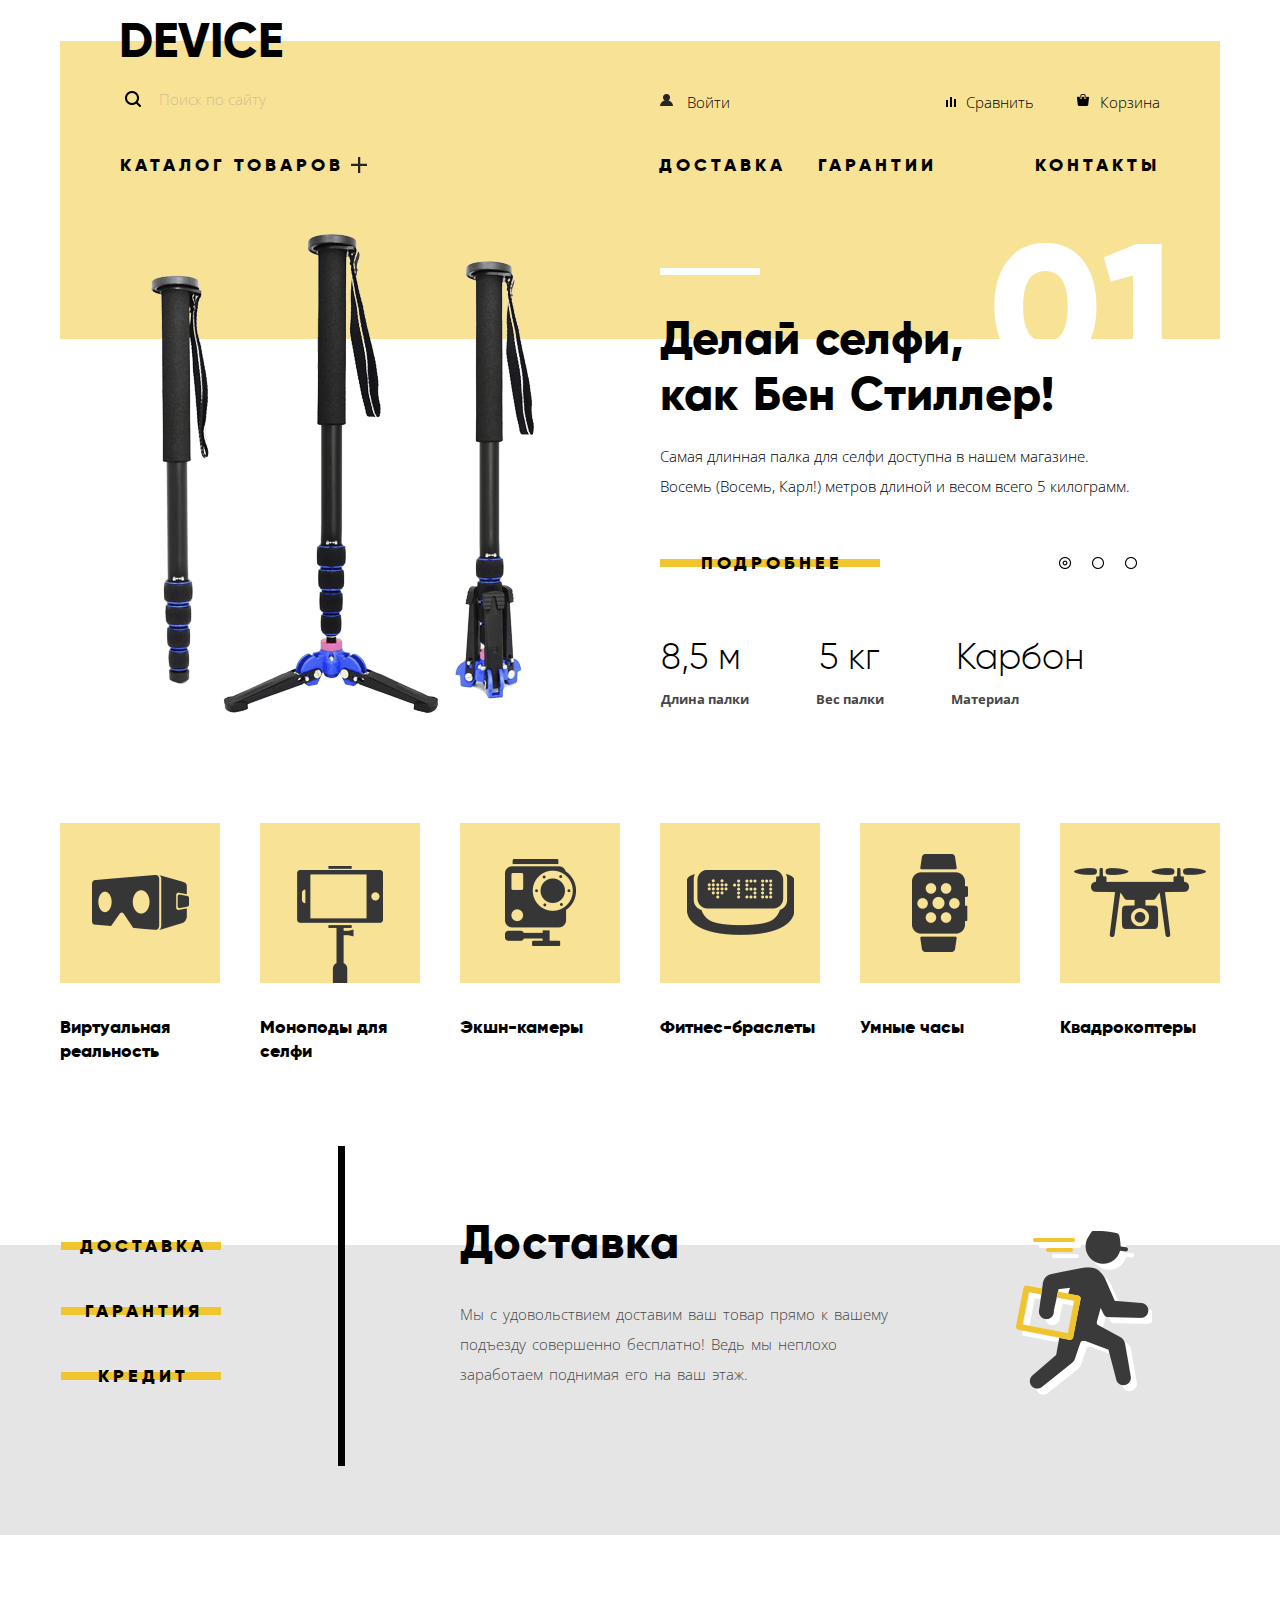
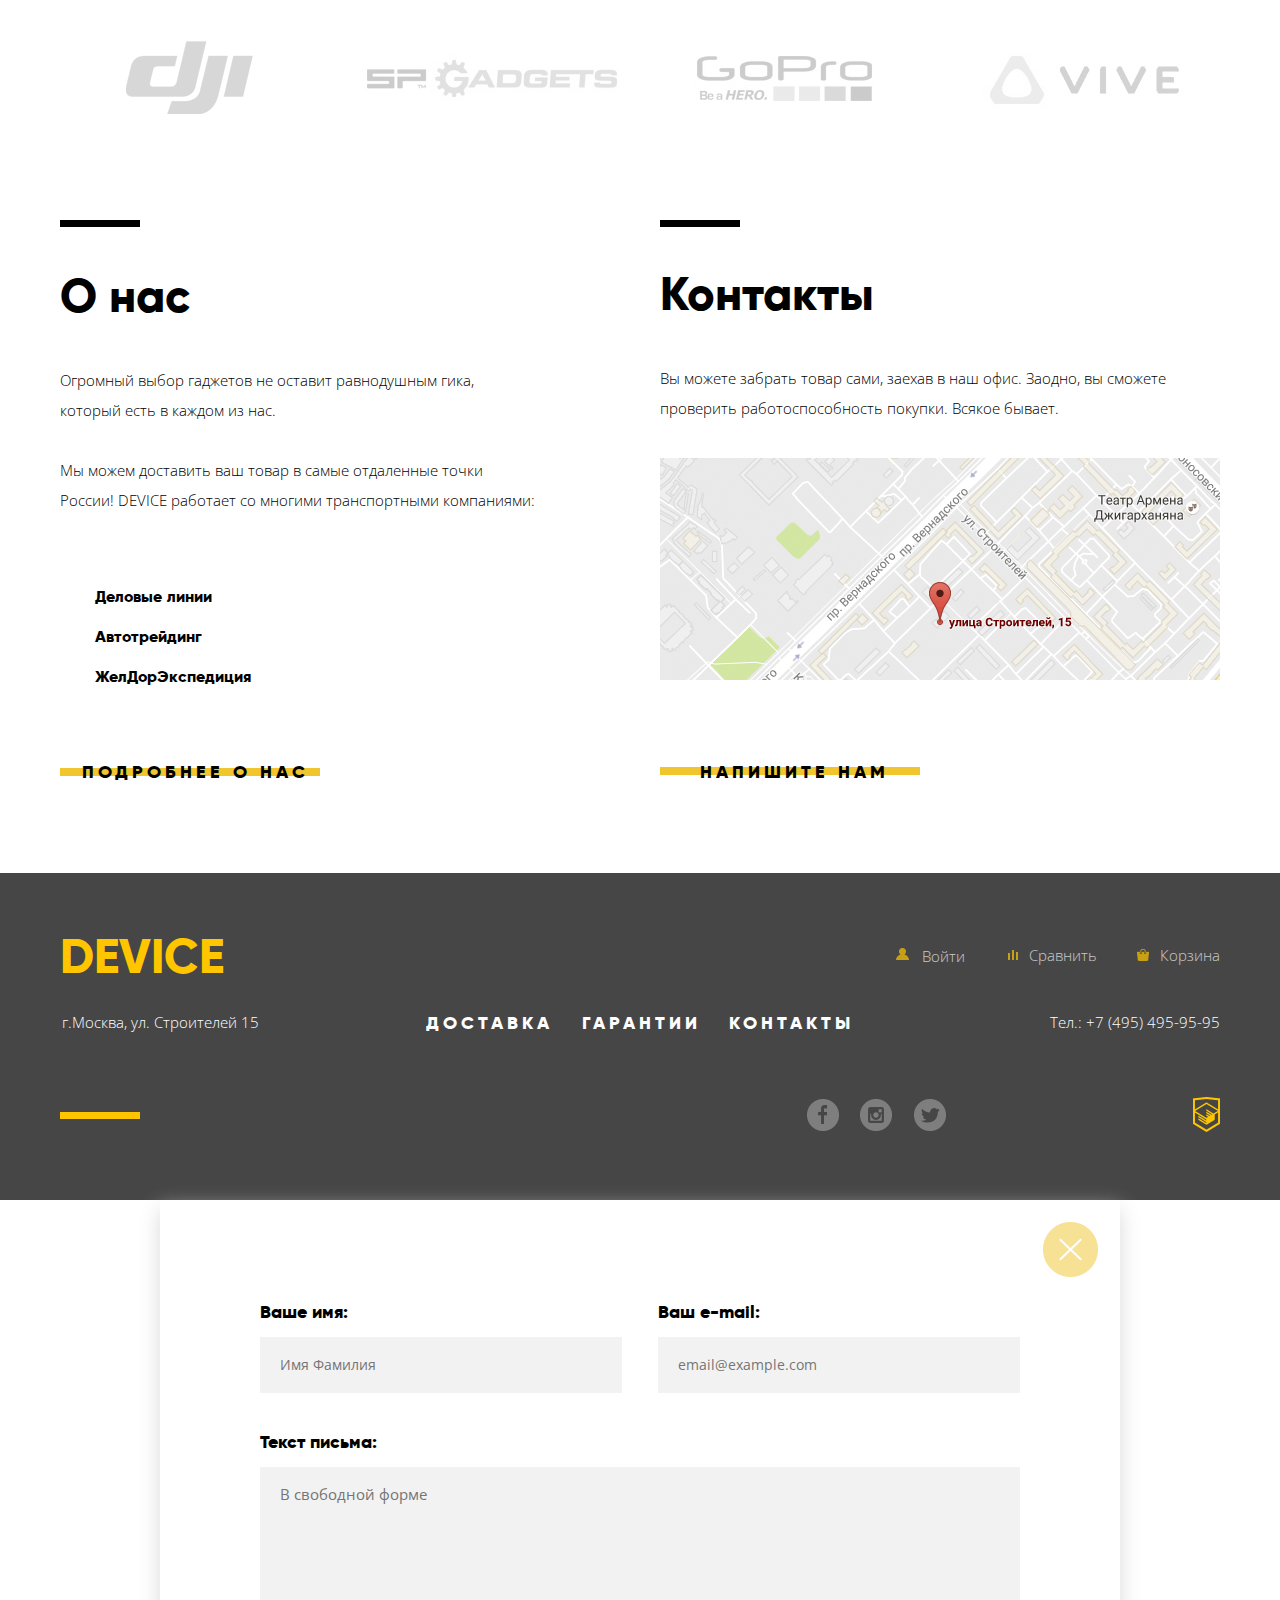
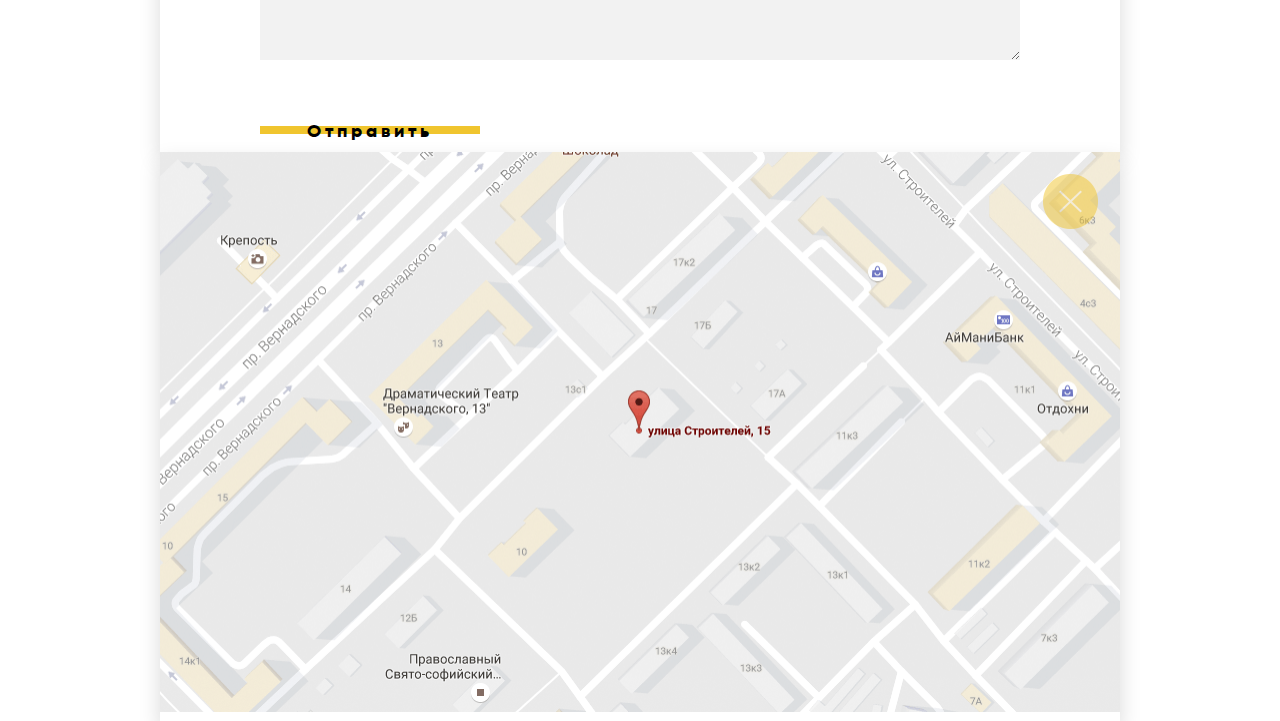
<file: index.html>
<!DOCTYPE html>
<html lang="ru">
  <head>
    <meta charset="utf-8">
    <title>HTML Academy: Девайс</title>
    <link href="https://fonts.googleapis.com/css?family=Open+Sans:300,400&amp;subset=cyrillic" rel="stylesheet"> 
    <link href="css/normalize.css" rel="stylesheet">
    <link href="css/style.css" rel="stylesheet">
  </head>
  <body>

    <header class="main-header positioner">
        <div class="wrapper positioner">
    	    <h1 class="visually-hidden">Device - магазин современных и технологичных гаджетов</h1>
    	    <nav class="main-nav" aria-label="Навигация по сайту">
                <a class="name-site font-gilroy uppercase">Device</a>
                <form class="form-search" action="https://echo.htmlacademy.ru" method="get">
                    <label class="visually-hidden" for="search">Поиск по сайту</label>
                    <input type="search" name="search" id="search" placeholder="Поиск по сайту" aria-label="Поиск по сайту">
                    <button class="button button-search" type="submit">Найти</button>
                </form>
                <ul class="primary-link default-list">
                    <li><a class="login" href="#">Войти</a></li>   
                    <li><a class="compare" href="#">Сравнить</a></li> 
                    <li><a class="basket-nav" href="#">Корзина</a></li>   
                </ul>
            	<div class="wrapper">	
                   <ul class="service-and-info font-gilroy-a default-list uppercase" aria-label="Услуги и информация">
            		    <li class="delivery-nav"><a href="#">Доставка</a></li>
                        <li class="guarantee-nav"><a href="#">Гарантии</a></li>
            		    <li class="contacts-nav"><a href="#">Контакты</a></li>
            		</ul>
                    <a class="catalog-title" href="#" aria-label=""><h2 class="font-gilroy-a uppercase">Каталог товаров</h2></a>
                    <ul class="catalog-list default-list" aria-label="Каталог товаров">
                        <li>
                            <ul class="column-1 default-list">
                                <li class="catalog-item"><a href="#">Виртуальная реальность</a></li>
                                <li class="catalog-item"><a href="catalog.html">Моноподы для селфи</a></li>
                                <li class="catalog-item"><a href="#">Экшн-камеры</a></li>
                            </ul>
                        </li>
                        <li>    
                            <ul class="column-2 default-list">
                                <li class="catalog-item"><a href="#">Фитнес-браслеты</a></li>
                                <li class="catalog-item"><a href="#">Умные часы</a></li>
                            </ul>
                        </li>
                        <li>
                            <ul class="column-3 default-list">
                                <li class="catalog-item"><a href="#">Квадрокоптеры</a></li>
                            </ul>
                        </li>
                    </ul>                       
                </div>
            </nav>	
        </div>
    </header>

    <main>
    	<section class="products">
            <h2 class="visually-hidden">Оригинальные товары</h2>
    	   <div class="slide slide-1">
                <h3 class="visually-hidden">Уникальный монопод для селфи</h3>
    			<img src="img/monopod.png" width="384" height="486" alt="Монопод">
                <div class="right-column">
        			<p class="tagline font-gilroy">Делай селфи, как Бен Стиллер!</p>
    	    		<p class="description">Самая длинная палка для селфи доступна в нашем магазине. Восемь (Восемь, Карл!) метров длиной и весом всего 5 килограмм.</p>
                    <div class="more-info-slider">
        	    		<a href="#" class="more-info font-gilroy-a uppercase stylized-a">Подробнее</a>
                        <div class="button-slide">
                            <div class="empty-slide active-slide"></div>
                            <div class="empty-slide"></div>
                            <div class="empty-slide"></div>
                        </div>
                    </div>
    	    		<table>
    	    			<tr class="options-value">
    	    				<td>8,5 м</td>
    	    				<td>5 кг</td>
    	    				<td>Карбон</td>
    	    			</tr>
    	    			<tr class="options">
    	    				<th>Длина палки</th>
    	    				<th>Вес палки</th>
    	    				<th>Материал</th>
    	    			</tr>
    	    		</table>
                </div>
    		</div>
    		<div class="slide slide-2 visually-hidden">
                <h3 class="visually-hidden">Мотивирующий фитнес-браслет</h3>
    			<img src="img/main/fitness.png" width="345" height="485" alt="Фитнес-браслет">
                <div class="right-column">        		
                	<p class="tagline font-gilroy">Худеем правильно!</p>
                    <p class="description">
    	    			Мотивирующие фитнес-браслеты помогут найти в себе силы не пропускать занятия и соблюдать диету.
    	    		</p>
                    <div class="more-info-slider">
                        <a href="#" class="more-info font-gilroy-a uppercase stylized-a">Подробнее</a>
                        <div class="button-slide">
                            <div class="empty-slide"></div>
                            <div class="empty-slide active-slide"></div>
                            <div class="empty-slide"></div>
                        </div>
                    </div>
    	    		<table>
    	    			<tr class="options-value">
    	    				<td>48 часов</td>
    	    				<td></td>
    	    				<td></td>
    	    			</tr>
    	    			<tr class="options">
    	    				<th>Без подзарядки</th>
    	    				<th></th>
    	    				<th></th>
    	    			</tr>
    	    		</table>
                </div>
    		</div>
    		<div class="slide slide-3 visually-hidden">
    			<h3 class="visually-hidden">Квадрокоптер: вооружен и летуч!</h3>
                <img src="img/main/copter.png" width="526" height="334" alt="Квадрокоптер">
                <div class="right-column">
        			<p class="tagline font-gilroy">Порхает как бабочка, жалит как пчела!</p>
                    <p class="description">
    	    			Этот обычный, на первый взгляд, квадрокоптер оснащен мощным лазером, замаскированным под обычную камеру.
    	    		</p>
                    <div class="more-info-slider">
                        <a href="#" class="more-info font-gilroy-a uppercase stylized-a">Подробнее</a>
                        <div class="button-slide">
                            <div class="empty-slide"></div>
                            <div class="empty-slide"></div>
                            <div class="empty-slide active-slide"></div>
                        </div>
                    </div>
    	    		<table>
    	    			<tr class="options-value">
    	    				<td>800 м</td>
    	    				<td>50 м</td>
    	    				<td></td>
    	    			</tr>
    	    			<tr class="options">
    	    				<th>Дальность полета</th>
    	    				<th>Радиус полета</th>
    	    				<th></th>
    	    			</tr>
    	    		</table>
                </div>
    		</div>
    	</section>
    	<section class="popular font-gilroy">
    		<h2 class="visually-hidden">Популярные товары</h2>
    		<ul class="popular-list default-list positioner">
    			<li>
    				<a href="#"><div class="img-back"><img src="img/main/popular-virtual.png" width="97" height="55" alt="Виртуальная реальность"></div>
    				Виртуальная реальность</a>
    			</li>
    			<li>
    				<a href="catalog.html"><div class="img-back img-back-2"><img src="img/main/popular-monopods.png" width="86" height="117" alt="Моноподы для селфи"></div>
    				Моноподы для селфи</a>
    			</li>
    			<li>
    				<a href="#"><div class="img-back"><img src="img/main/popular-cameras.png" width="71" height="87" alt="Экшн-камеры"></div>
    				Экшн-камеры</a>
    			</li>
    			<li>
    				<a href="#"><div class="img-back"><img src="img/main/popular-fitness.png" width="107" height="65" alt="Фитнес-браслеты"></div>
    				Фитнес-браслеты</a>
    			</li>
    			<li>
    				<a href="#"><div class="img-back"><img src="img/main/popular-clocks.png" width="56" height="98" alt="Умные часы"></div>
    				Умные часы</a>
    			</li>
    			<li>
    				<a href="#"><div class="img-back"><img src="img/main/popular-copters.png" width="132" height="69" alt="Квадрокоптеры"></div>
    				Квадрокоптеры</a>
    			</li>
    		</ul>
    	</section>
    	<section class="service">
            <div class="wrapper positioner">
        		<ul class="service-list font-gilroy-a default-list uppercase" aria-label="Услуги">
        			<li class="stylized-a" ><a href="#">Доставка</a></li>
        			<li class="stylized-a"><a href="#">Гарантия</a></li>
        			<li class="stylized-a"><a href="#">Кредит</a></li>
        		</ul>
                <div class="right-column">
            		<div class="delivery font-gilroy">
            			<h2>Доставка</h2>
            			<p>
            				Мы с удовольствием доставим ваш товар прямо к вашему подъезду совершенно бесплатно! Ведь мы неплохо заработаем поднимая его на ваш этаж.
            			</p>
            		</div>
            		<div class="warranty font-gilroy visually-hidden">
            			<h2>Гарантия</h2>
            			<p>
            				Если из-за возгорания купленного у нас товара у вас сгорит дом - не переживайте, мы выдадим вам новый. Товар, не дом, конечно же.
            			</p>
            		</div>
            		<div class="credit font-gilroy visually-hidden">
            			<h2>Кредит</h2>
            			<p>
            				Залезть в долговую яму стало проще! Кредитные консультанты подберут для вас наиболее выгодные условия кредита. Выгодые для нашего банка, разумеется.
            			</p>
            		</div>
                </div>
            </div>
    	</section>
    	<section class="brands-logo">
            <h2 class="visually-hidden">Бренды</h2>
    		<ul class="brands-list default-list positioner">
    			<li>
                    <a href="https://htmlacademy.ru/intensive/htmlcss"><img class="color-img" src="img/main/dji.png" width="260" height="100" alt="dji"></a>
                    <a href="https://htmlacademy.ru/intensive/htmlcss"><img class="black-white-img" src="img/main/dji-bw.png" width="260" height="100" alt="dji"></a>
                </li>
    			<li>
                    <a href="https://htmlacademy.ru/intensive/htmlcss"><img class="color-img" src="img/main/spgadgets.png" width="260" height="100" alt="SPGadets"></a>
                    <a href="https://htmlacademy.ru/intensive/htmlcss"><img class="black-white-img" src="img/main/spgadgets-bw.png" width="260" height="100" alt="SPGadets"></a>
                </li>
                <li>
                    <a href="https://htmlacademy.ru/intensive/htmlcss"><img class="color-img" src="img/main/gopro.png" width="260" height="100" alt="GoPro"></a>
                    <a href="https://htmlacademy.ru/intensive/htmlcss"><img class="black-white-img" src="img/main/gopro-bw.png" width="260" height="100" alt="GoPro"></a>
                </li>    

    			<li>
                    <a href="https://htmlacademy.ru/intensive/htmlcss"><img class="color-img" src="img/main/vive.png" width="260" height="100" alt="Vive"></a>
                    <a href="https://htmlacademy.ru/intensive/htmlcss"><img class="black-white-img" src="img/main/vive-bw.png" width="260" height="100" alt="Vive"></a>
                </li>
    		</ul>
    	</section>
        <div class="info-contacts positioner">
        	<section class="info">
        		<h2 class="font-gilroy">О нас</h2>
        		<p>
        			Огромный выбор гаджетов не оставит равнодушным гика, который есть в каждом из нас.
        		</p>
        		<p>
                    Мы можем доставить ваш товар в самые отдаленные точки России! DEVICE работает со многими транспортными компаниями:
        		</p>
        		<ul class="delivery-company font-gilroy default-list" aria-label="Компании, доставляющие товар">
        			<li>Деловые линии</li>
        			<li>Автотрейдинг</li>
        			<li>ЖелДорЭкспедиция</li>
        		</ul>
    	    	<a href="#" class="font-gilroy-a uppercase stylized-a">Подробнее о нас</a>
        	</section>
        	<section class="contacts">
        		<h2 class="font-gilroy">Контакты</h2>
        		<p>
        			Вы можете забрать товар сами, заехав в наш офис. Заодно, вы сможете проверить работоспособность покупки. Всякое бывает.
        		</p>
        		<a href="https://yandex.ru/maps/213/moscow/?ll=37.529654%2C55.686980&z=16&mode=search&text=%D1%83%D0%BB%D0%B8%D1%86%D0%B0%20%D0%A1%D1%82%D1%80%D0%BE%D0%B8%D1%82%D0%B5%D0%BB%D0%B5%D0%B9%2C%2015&sll=37.531532%2C55.687016&sspn=0.019655%2C0.006194"><img src="img/main/map.png" width="560" height="222" alt="Адрес офиса - г.Москва, ул. Строителей 15"></a>
                <a href="#"><button class="button font-gilroy-a uppercase stylized-a" type="button" name="write-us">Напишите нам</button></a>
        	</section>
        </div>
    </main>

    <footer>
        <nav class="footer-nav" aria-label="Услуги и информация">
            <div class="row">   
                <a class="name-site font-gilroy uppercase">Device</a>
                <ul class="primary-link-footer default-list">
                    <li><a class="login" href="#">Войти</a></li>
                    <li><a class="compare" href="#">Сравнить</a></li>   
                    <li><a class="basket-nav" href="#">Корзина</a></li>   
                </ul>
            </div>
            <div class="row">   
                <address>г.Москва, ул. Строителей 15</address>
                <ul class="service-and-info font-gilroy-a default-list uppercase">
                    <li><a href="#">Доставка</a></li>
                    <li><a href="#">Гарантии</a></li>
                    <li><a href="#">Контакты</a></li>
                </ul>
               <span class="cellphone">Тел.: <a href="tel:84954959595" >+7 (495) 495-95-95</a></span>
            </div>
            <div class="row">
                <div class="spacer"> </div>
                <ul class="social-list default-list" aria-label="Наши страницы в социальных сетях.">
                    <li><a href="#"><img src="img/main/facebook.png" width="32" height="32" alt="Facebook"></a></li>
                    <li><a href="#"><img src="img/main/instagram.png" width="32" height="32" alt="Instagram"></a></li>
                    <li><a href="#"><img src="img/main/twitter.png" width="32" height="32" alt="Twitter"></a></li>
                </ul>
                <a class="producer" href="https://htmlacademy.ru/intensive/htmlcss"></a>
            </div>
        </nav>
    </footer>

    <section class="modal modal-write-us">
        <h2 class="visually-hidden">Напишите нам</h2>
        <div class="wrapper positioner">
            <form class="form-write-us positioner" action="https://echo.htmlacademy.ru" method="post">
                <div class="column">    
                    <label class="font-gilroy" for="name">
                        Ваше имя:
                    </label>
                    <input type="text" name="name" id="name" placeholder="Имя Фамилия" maxlength="50" required pattern="[A-Za-zА-Яа-яЁё]{2,} [A-Za-zА-Яа-яЁё]{2,}">
                </div>
                <div class="column">
                    <label class="font-gilroy" for="e-mail">
                        Ваш e-mail:
                    </label>
                    <input type="text" name="e-mail" id="e-mail" placeholder="email@example.com" maxlength="35" pattern="[A-Za-z0-9]{1,}@[A-Za-z]{1,}.[A-Za-z]{1,}" required>
                </div>    
                <label class="font-gilroy" for="letter">
                        Текст письма:
                    </label>
                    <textarea class="button" name="letter" id="letter" placeholder="В свободной форме" rows="10" required></textarea>
                
                <button class="font-gilroy-a button stylized-a" type="submit" aria-label="Отправить письмо">Отправить</button>     
            </form>
            <button class="button" type="button" name="close" aria-label="Закрыть окно"></button>
        </div>
    </section>

    <section class="modal modal-map">
        <h2 class="visually-hidden">Местоположение магазина</h2>
        <div class="wrapper positioner">
            <a href="https://yandex.ru/maps/213/moscow/?ll=37.529654%2C55.686980&z=16&mode=search&text=%D1%83%D0%BB%D0%B8%D1%86%D0%B0%20%D0%A1%D1%82%D1%80%D0%BE%D0%B8%D1%82%D0%B5%D0%BB%D0%B5%D0%B9%2C%2015&sll=37.531532%2C55.687016&sspn=0.019655%2C0.006194"><img src="img/main/map-big.png" width="960" height="560" alt="Местоположение магазина - г.Москва, ул. Строителей 15"></a>
            <button class="button" type="button" name="close" aria-label="Закрыть окно"></button>
        </div>
    </section>

  </body>
</html>
</file>
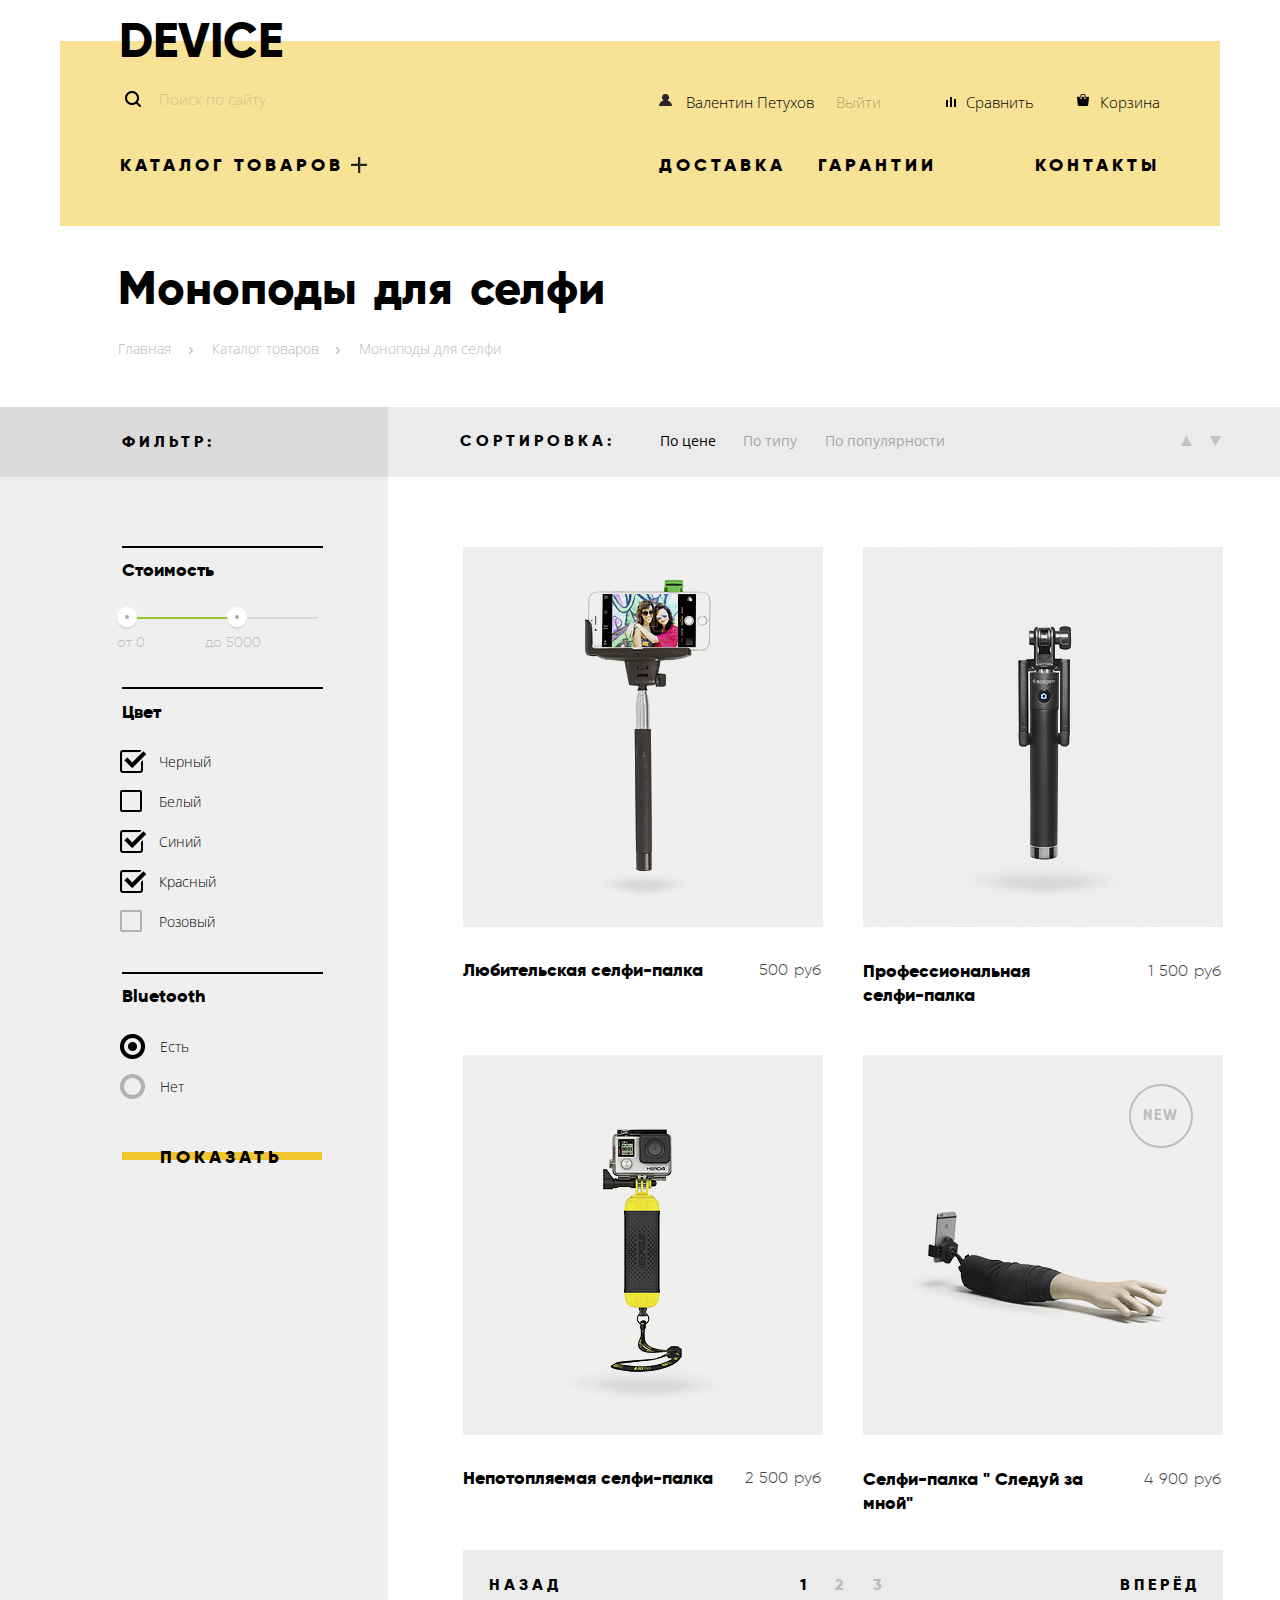
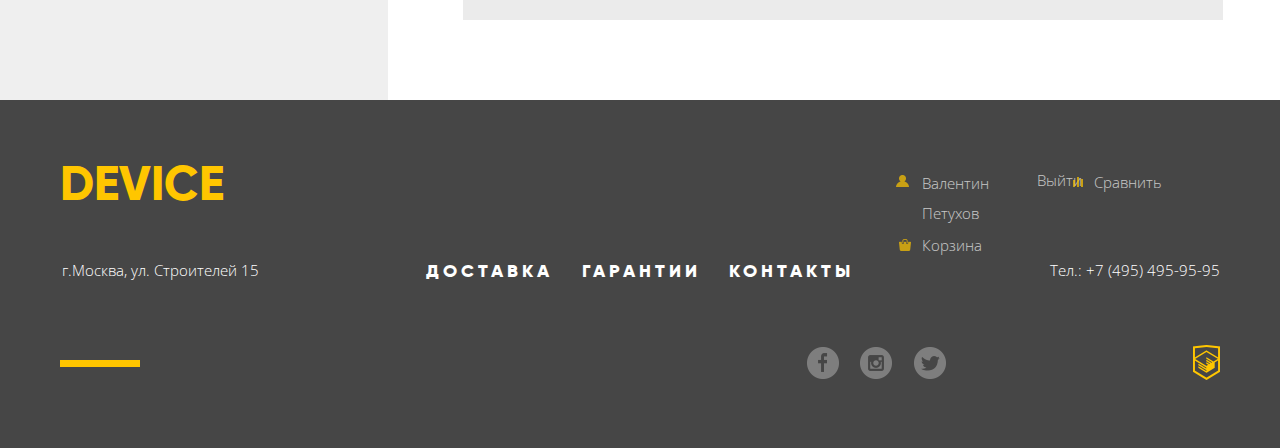
<file: catalog.html>
<!DOCTYPE html>
<html lang="ru">
  <head>
    <meta charset="utf-8">
    <title>HTML Academy: Девайс</title>
    <link href="https://fonts.googleapis.com/css?family=Open+Sans:300,400&amp;subset=cyrillic" rel="stylesheet"> 
    <link href="css/normalize.css" rel="stylesheet">
    <link href="css/style.css" rel="stylesheet">
  </head>
  <body>

    <header class="main-header header-catalog">
        <div class="wrapper positioner">
            <nav class="main-nav" aria-label="Навигация по сайту">
                <a href="index.html" class="name-site font-gilroy uppercase">Device</a>
                <form class="form-search" action="https://echo.htmlacademy.ru" method="get">
                    <label class="visually-hidden" for="search">Поиск по сайту</label>
                    <input type="search" name="search" id="search" placeholder="Поиск по сайту" aria-label="Поиск по сайту">
                    <button class="button button-search visually-hidden" type="submit">Найти</button>
                </form>
                <ul class="primary-link default-list">
                    <li><a class="login" href="#">Валентин Петухов</a></li>
                    <li><a class="login-exit" href="#">Выйти</a></li>
                    <li><a class="compare" href="#">Сравнить</a></li> 
                    <li><a class="basket-nav" href="#">Корзина</a></li>   
                </ul>
                <div class="wrapper">   
                   <ul class="service-and-info font-gilroy-a default-list uppercase" aria-label="Услуги и информация">
                        <li class="delivery-nav"><a href="#">Доставка</a></li>
                        <li class="guarantee-nav"><a href="#">Гарантии</a></li>
                        <li class="contacts-nav"><a href="#">Контакты</a></li>
                    </ul>
                    <a class="catalog-title" href="#" aria-label=""><h2 class="font-gilroy-a uppercase">Каталог товаров</h2></a>
                    <ul class="catalog-list default-list" aria-label="Каталог товаров">
                        <li>
                            <ul class="column-1 default-list">
                                <li class="catalog-item"><a href="#">Виртуальная реальность</a></li>
                                <li class="catalog-item"><a>Моноподы для селфи</a></li>
                                <li class="catalog-item"><a href="#">Экшн-камеры</a></li>
                            </ul>
                        </li>
                        <li>    
                            <ul class="column-2 default-list">
                                <li class="catalog-item"><a href="#">Фитнес-браслеты</a></li>
                                <li class="catalog-item"><a href="#">Умные часы</a></li>
                            </ul>
                        </li>
                        <li>
                            <ul class="column-3 default-list">
                                <li class="catalog-item"><a href="#">Квадрокоптеры</a></li>
                            </ul>
                        </li>
                    </ul>                     
                </div>
            </nav>             
        </div>
    </header>

    <main class="catalog-main">
        <nav class="catalog-nav">
            <div class="wrapper-nav">
                <h1 class="font-gilroy-h1">Моноподы для селфи</h1>
                <ul class="catalog-nav-list default-list pos" aria-label="Путь к текущему каталогу">
                    <li><a href="index.html">Главная</a></li>
                    <li><a href="#">Каталог товаров</a></li>      
                    <li><a>Моноподы для селфи</a></li>   
                </ul>
            </div>
        </nav>
            <div class="wrapper-1">
                <div class="wrapper-2">
                    <h2 class="filter-title uppercase font-gilroy-a">Фильтр:</h2>
                    <section class="sort">
                        <h3 class="uppercase font-gilroy-a">Сортировка:</h3>
                        <ul class="sort-order default-list">
                            <li class="active"><a href="#">По цене</a></li>
                            <li><a href="#">По типу</a></li>
                            <li><a href="#">По популярности</a></li>
                        </ul>
                        <ul class="sort-nav default-list">
                            <li class="page-up"><a href="#"></a></li>
                            <li class="page-down active"><a href="#"></a></li>
                        </ul>
                    </section>
                </div>
            </div>
            <div class="wrapper-up-main">
                <div class="wrapper-main">
                    <section class="filter">              
                        <form class="form-filter" action="https://echo.htmlacademy.ru" method="post">
                            <div class="wrapper">
                                <div class="cost">
                                    <h3 class="font-gilroy">Стоимость</h3>
                                    <div class="range-cost">
                                        <div class="slider slider-1">
                                            <svg width="20px" height="23px" viewBox="0 0 20 23" enable-background="new 0 0 20 23">
                                                <path opacity="0.3" fill="#ABABAB" d="M10,20C4.477,20,0,15.522,0,10v2c0,5.522,4.477,10,10,10c5.522,0,10-4.478,10-10v-2C20,15.522,15.522,20,10,20z"/>
                                                <circle fill="#FFFFFF" cx="10" cy="10" r="10"/>
                                                <circle fill="#ABABAB" cx="10" cy="10" r="2"/>
                                            </svg>
                                            <span>от 0</span>
                                        </div>
                                        <div class="slider slider-2">
                                            <svg width="20px" height="23px" viewBox="0 0 20 23" enable-background="new 0 0 20 23">
                                                <path opacity="0.3" fill="#ABABAB" d="M10,20C4.477,20,0,15.522,0,10v2c0,5.522,4.477,10,10,10c5.522,0,10-4.478,10-10v-2C20,15.522,15.522,20,10,20z"/>
                                                <circle fill="#FFFFFF" cx="10" cy="10" r="10"/>
                                                <circle fill="#ABABAB" cx="10" cy="10" r="2"/>
                                            </svg>
                                            <span>до 5000</span>
                                        </div>
                                    </div>
                                </div>
                                <div class="color">
                                    <h3 class="font-gilroy">Цвет</h3>
                                    <ul class="color-list default-list" aria-label="Доступные цвета">
                                        <li>
                                            <input class="visually-hidden" type="checkbox" id="black" name="color-black" checked>
                                            <label for="black">Черный</label>
                                        </li>
                                        <li>
                                            <input class="visually-hidden" type="checkbox" id="white" name="color-white">
                                            <label for="white">Белый</label>
                                        </li>
                                        <li>
                                            <input class="visually-hidden" type="checkbox" id="blue" name="color-blue" checked>
                                            <label for="blue">Синий</label>
                                        </li>
                                        <li>
                                            <input class="visually-hidden" type="checkbox" id="red" name="color-red" checked>
                                            <label for="red">Красный</label>
                                        </li>
                                        <li>
                                            <input class="visually-hidden" type="checkbox" id="pink" name="color-pink" disabled>
                                            <label for="pink">Розовый</label>
                                        </li>
                                    </ul>
                                </div>
                                <div class="bluetooth">
                                    <h3 class="font-gilroy">Bluetooth</h3>
                                    <ul class="bluetooth-list default-list" aria-label="Опция Bluetooth">
                                        <li>
                                            <input class="visually-hidden" type="radio" name="Bluetooth" checked id="on-bluetooth">
                                            <label for="on-bluetooth">Есть</label>
                                        </li>
                                        <li>
                                            <input class="visually-hidden" type="radio" name="Bluetooth" id="off-bluetooth" disabled>
                                            <label for="off-bluetooth">Нет</label>
                                        </li>
                                    </ul>
                                </div>
                                <button class="button font-gilroy-a stylized-a uppercase" type="submit">Показать</button>
                            </div>
                        </form>
                    </section>
                    <div class="second-column">
                        <section class="item">
                            <div class="item-1">
                                <div class="card-item" aria-label="Карточка товара Любительская селфи-палка">
                                    <img src="img/catalog/item-1.png" width="360" height="380" alt="Любительская селфи-палка">
                                    <ul class="action default-list" aria-label="Действия с товаром">
                                        <li><a class="to-basket font-gilroy-a uppercase stylized-a" href="#">В корзину</a></li>
                                        <li><a class="add" href="#">Добавить к сравнению</a></li>
                                    </ul>
                                </div>
                                <a class="font-gilroy" href="#"><h3>Любительская селфи-палка</h3></a>
                                <span class="price">500 руб</span>
                            </div>
                            <div class="item-2">
                                <div class="card-item" aria-label="Карточка товара Профессиональная селфи-палка">
                                    <img src="img/catalog/item-2.png" width="360" height="380" alt="Профессиональная селфи-палка">
                                    <ul class="action default-list" aria-label="Действия с товаром">
                                        <li><a class="to-basket font-gilroy-a uppercase stylized-a" href="#">В корзину</a></li>
                                        <li><a class="add" href="#">Добавить к сравнению</a></li>
                                    </ul>
                                </div>
                                <a class="font-gilroy" href="#"><h3 class="font-gilroy">Профессиональная селфи-палка</h3></a>
                                <span class="price">1 500 руб</span>
                            </div>
                            <div class="item-3">
                                <div class="card-item" aria-label="Карточка товара Непотопляемая селфи-палка">
                                    <img src="img/catalog/item-3.png" width="360" height="380" alt="Непотопляемая селфи-палка">
                                    <ul class="action default-list" aria-label="Действия с товаром">
                                        <li><a class="to-basket font-gilroy-a uppercase stylized-a" href="#">В корзину</a></li>
                                        <li><a class="add" href="#">Добавить к сравнению</a></li>
                                    </ul>
                                </div>
                                <a class="font-gilroy" href="#"><h3>Непотопляемая селфи-палка</h3></a>
                                <span class="price">2 500 руб</span>
                            </div>
                            <div class="item-4">
                                <div class="card-item" aria-label="Карточка товара Селфи-палка &quot;Следуй за мной&quot;">
                                    <img src="img/catalog/item-4.png" width="360" height="380" alt="Селфи-палка &quot;Следуй за мной&quot;">
                                    <ul class="action default-list" aria-label="Действия с товаром">
                                        <li><a class="to-basket font-gilroy-a uppercase stylized-a" href="#">В корзину</a></li>
                                        <li><a class="add" href="#">Добавить к сравнению</a></li>
                                    </ul>
                                </div>
                                <a class="font-gilroy" href="#"><h3>Селфи-палка &quot; Следуй за мной&quot; </h3></a>
                                <span class="price">4 900 руб</span>
                            </div>
                        </section>
                        <section class="pages">
                            <h2 class="visually-hidden">Страницы</h2>
                            <ul class="pages-list default-list font-gilroy-a uppercase">
                                <li class="back"><a href="#">Назад</a></li>
                                <li>
                                    <ul class="page-numbers default-list">
                                        <li class="active"><a href="#">1</a></li>
                                        <li><a href="#">2</a></li>
                                        <li><a href="#">3</a></li>
                                    </ul>
                                </li>
                                <li class="next"><a href="#">Вперёд</a></li>
                            </ul>
                        </section>
                    </div>
                </div>
            </div>
    </main>

    <footer class="footer-catalog">
        <nav class="footer-nav" aria-label="Услуги и информация">
            <div class="row">   
                <a href="index.html" class="name-site font-gilroy uppercase">Device</a>
                <ul class="primary-link-footer default-list">
                    <li><a class="login" href="#">Валентин Петухов</a></li>
                    <li><a class="login-exit" href="#">Выйти</a></li>   
                    <li><a class="compare" href="#">Сравнить</a></li> 
                    <li><a class="basket-nav" href="#">Корзина</a></li>   
                </ul>            
            </div>
            <div class="row">   
                <address>г.Москва, ул. Строителей 15</address>
                <ul class="service-and-info font-gilroy-a default-list uppercase">
                    <li><a href="#">Доставка</a></li>
                    <li><a href="#">Гарантии</a></li>
                    <li><a href="#">Контакты</a></li>
                </ul>
               <span class="cellphone">Тел.: <a href="tel:84954959595" >+7 (495) 495-95-95</a></span>
            </div>
            <div class="row">   
                <div class="spacer"> </div>   
                <ul class="social-list default-list" aria-label="Наши страницы в социальных сетях.">
                    <li><a href="#"><img src="img/main/facebook.png" width="32" height="32" alt="Facebook"></a></li>
                    <li><a href="#"><img src="img/main/instagram.png" width="32" height="32" alt="Instagram"></a></li>
                    <li><a href="#"><img src="img/main/twitter.png" width="32" height="32" alt="Twitter"></a></li>
                </ul>
                <a class="producer" href="https://htmlacademy.ru/intensive/htmlcss"></a>
            </div>
        </nav>
    </footer>

  </body>
</html>
</file>
<file: css/style.css>
@font-face {
	font-family: "Gilroy Light";
	src: url("fonts/gilroylight.woff2") format("woff2"), 
		 url("fonts/gilroylight.woff") format("woff");
	font-style: normal;
	font-weight: 300;
}

@font-face {
	font-family: "Gilroy ExtraBold";
	src: url("fonts/gilroyextrabold.woff2") format("woff2"), 
		 url("fonts/gilroyextrabold.woff") format("woff");
	font-weight: 700;
	font-style: normal;
}



		/*Общие правила*/



body {
	padding: 0;
	margin: 0 auto;
	font-family: "Open Sans", "Arial", sans-serif;
	font-size: 15px;
	line-height: 30px;
	font-weight: 300;
	color: #000000;
	position: relative;
	-webkit-box-sizing: content-box;
	box-sizing: content-box;

}

a {
	text-decoration: none;
	color: black;
}

.font-gilroy {
	font-family: "Gilroy ExtraBold", "Arial", sans-serif;
	font-size: 18px;
	line-height: 24px;
}

.font-gilroy-a {
	font-family: "Gilroy ExtraBold", "Arial", sans-serif;
	font-size: 18px;
	line-height: 24px;
	letter-spacing: 4px;
}

.default-list {
	list-style: none;
	padding: 0;
	margin: 0;
}

.uppercase {
	text-transform: uppercase;
}

.visually-hidden {
	width: 1px;
	height: 1px;
	margin: -1px;
	padding: 0;
	border: 0;
	clip: rect(0 0 0 0);
	position: absolute;
	visibility: hidden;
}

.button {
	background-color: transparent;
	border: none;
}

.name-site {
	font-size: 48px;
	line-height: 48px;
}

.stylized-a {
	line-height: 40px;
	position: relative;
}

.stylized-a::after {
	content: "";
	display: block;
	position: absolute;
	top: 16px;
	left: 0;
	width: 220px;
	height: 8px;
	background-color: #f0c52e;
	z-index: -1;
	-webkit-transition: all .2s ease-in-out;
	-o-transition: all .2s ease-in-out;
	transition: all .2s ease-in-out;
}

.stylized-a:hover::after {
	height: 40px;
	top: 0;
}

.stylized-a:active {
	color: #be9c22;
}

.positioner {
	margin: 0 auto;
	padding: 0;
}



		/*Шапка*/



.main-header {
	margin-top: 40px;
	border: 1px solid transparent;
}

.main-header .wrapper {
	width: 1160px;
	background-color: #f7e296;
	position: relative;
}

.main-header .name-site {
	position: absolute;
	top: -24px;
	left: 59px;
}

.main-nav {
	width: 1040px;
	margin: 0 auto;
	padding-top: 34px;
	color: black;
	display: -webkit-box;
	display: -ms-flexbox;
	display: flex;
	-ms-flex-wrap: wrap;
	    flex-wrap: wrap;
	-webkit-box-pack: justify;
	    -ms-flex-pack: justify;
	        justify-content: space-between;
	-ms-flex-line-pack: start;
	    align-content: flex-start;
}

.form-search {
	position: relative;
	margin-bottom: 20px;
	width: 400px;
	padding: 8.5px 0;
	background-color: transparent;
}

input[type="search"] {
	width: 400px;
	padding-top: 12px;
	padding-bottom: 8px;
	padding-left: 39px;
	margin-top: -16px;
	font: inherit;
	opacity: 0.3;
	border: none;
	background-color: transparent;
}

@media screen and (-ms-high-contrast: active), (-ms-high-contrast: none) {
	.form-search {
		margin-left: -165px;
	}
	input[type="search"] {
		width: 360px;
	}
}

.form-search::before {
	content: " ";
	position: absolute;
	top: 16px;
	left: 5px;
	width: 16px;
	height: 16px;
	background-image: url("../img/main/search.png");
	background-repeat: no-repeat;
}

.button-search {
	visibility: hidden;
	width: 85px;
	padding: 15.5px 0;
	opacity: 0.4;
	vertical-align: middle;
	text-align: center;
	position: absolute;
	right: 0;
	bottom: 9px;
}

.primary-link {
	display: -webkit-box;
	display: -ms-flexbox;
	display: flex;
	-webkit-box-pack: justify;
	-ms-flex-pack: justify;
	justify-content: space-between;
	margin-top: 12px;
}

.primary-link .login {
	width: 279px;
	display: block;
	position: relative;
}

header .login::before {
	content: " ";
	position: absolute;
	top: 7px;
	left: -27px;
	width: 13px;
	height: 12px;
	background-image: url("../img/main/user-bl.png");
	background-repeat: no-repeat;
}

.primary-link .login-exit {
	opacity: 0.3;
}

.primary-link .compare {
	width: 134px;
	display: block;
	position: relative;
}

header .compare::before {
	content: " ";
	position: absolute;
	top: 10px;
	left: -20px;
	width: 10px;
	height: 10px;
	background-image: url("../img/main/compare-bl.png");
	background-repeat: no-repeat;
}

.primary-link .basket-nav {
	margin: 0;
	padding: 0;
	position: relative;
}

header .basket-nav::before {
	content: " ";
	position: absolute;
	top: 2px;
	left: -23px;
	width: 12px;
	height: 12px;
	background-image: url("../img/main/cart-bl.png");
	background-repeat: no-repeat;
}

.main-nav .wrapper {
	display: -webkit-box;
	display: -ms-flexbox;
	display: flex;
	-webkit-box-pack: justify;
	-ms-flex-pack: justify;
	justify-content: space-between;
	-ms-flex-wrap: wrap;
	flex-wrap: wrap;
	width: 1160px;
	margin-top: -12px;
}

.catalog-title {
	-webkit-box-ordinal-group: 0;
	-ms-flex-order: -1;
	order: -1;
}

.catalog-title::before {
	content: " ";
	position: absolute;
	top: 19px;
	left: 231px;
	width: 16px;
	height: 16px;
	background-image: url("../img/main/plus.png");
	background-repeat: no-repeat;
}

.service-and-info {
	display: -webkit-box;
	display: -ms-flexbox;
	display: flex;
	-webkit-box-align: center;
	-ms-flex-align: center;
	align-items: center;
}

.delivery-nav {
	margin-right: 32px;
}

.guarantee-nav {
	margin-right: 98px;
}

.catalog-list {
	width: 1040px;
	display: -webkit-box;
	display: -ms-flexbox;
	display: flex;
	background-color: #f7e296;
	z-index: 1;
	padding-bottom: 37px;
	visibility: hidden;
}

.catalog-title:hover + .catalog-list {
	visibility: visible;
}

.catalog-list:hover {
	visibility: visible;
}

.column-1 {
	margin-right: 39px;
	display: block;
	width: 200px;
}

.column-2 {
	display: block;
	width: 200px;
}

.column-3 {
	display: block;
	width: 200px;
}



		/*Анимация шапки*/



header .name-site:hover,
header input[type="search"]:hover,
.primary-link li:hover,
ul[class^="column-"] li:hover,
.catalog-title:hover,
.service-and-info li:hover {
	opacity: 0.6;
}

input[type="search"]:active,
input[type="search"]:focus {
	border-bottom: 2px solid black;
	opacity: 1.0;
}

input[type="search"]:focus {
	border-bottom: 2px solid black;
}

input[type="search"]:focus+.button {
	visibility: visible;
	border: 2px solid black;
}

.button-search:hover {
	background-color: #000000;
	color: white;
	opacity: 1.0;
	visibility: visible;
}

.button-search:active {
	color: #6a6a6a;
	opacity: 1.0;
	border: 1px solid #000;
}

header .name-site:active,
header .primary-link li:active,
ul[class^="column-"] li:active,
.catalog-title:active,
.service-and-info li:active {
	opacity: 0.3;
}



		/*основная часть*/



.products {
	margin: 0 auto;
	width: 1040px;
}

.right-column {
	width: 500px;
}

.slide {
	width: 1040px;
	display: -webkit-box;
	display: -ms-flexbox;
	display: flex;
	-webkit-box-pack: justify;
	-ms-flex-pack: justify;
	justify-content: space-between;
	-ms-flex-wrap: wrap;
	flex-wrap: wrap;
	position: relative;
}

.slide-1 {
	-webkit-transform: translateY(-110px);
	-ms-transform: translateY(-110px);
	transform: translateY(-110px);
}

.slide-1 img {
	padding-left: 30px;
}

.tagline {
	position: relative;
}

.tagline::before {
	content: " ";
	position: absolute;
	top: -43px;
	left: 0;
	width: 100px;
	height: 1px;
	border-bottom: 7px solid #ffffff;
}

.slide-1 .tagline {
	width: 395px;
	word-spacing: 3px;
	display: block;
	margin: 0;
	margin-top: 80px;
	margin-bottom: 19px;
}

.slide-1::after {
	content: "01";
	font-family: "Gilroy ExtraBold", "Arial", sans-serif;
	font-size: 179.2px;
	line-height: 179.2px;
	letter-spacing: 4px;
	color: white;
	position: absolute;
	top: -12px;
	right: -18px;
}

.slide-1 .description {
	width: 480px;
	margin-bottom: 42px;
}

.more-info-slider {
	width: 477px;
	display: -webkit-box;
	display: -ms-flexbox;
	display: flex;
	-webkit-box-pack: justify;
	-ms-flex-pack: justify;
	justify-content: space-between;
}

.more-info {
	display: block;
	width: 224px;
	text-align: center;
	margin-bottom: 49px;
}

.button-slide {
	width: 78px;
	display: -webkit-box;
	display: -ms-flexbox;
	display: flex;
	-webkit-box-pack: justify;
	-ms-flex-pack: justify;
	justify-content: space-between;
	padding-top: 14px;
}

.empty-slide {
	width: 12px;
	height: 12px;
	background-image: url("../img/main/empty-slide.png");
	background-repeat: no-repeat;
	background-size: 12px 12px;
}

.active-slide {
	background-image: url("../img/main/active-slide.png");
}

.products table {
	width: 425px;
	padding: 0;
	margin: 0;
	display: -webkit-box;
	display: -ms-flexbox;
	display: flex;
	-ms-flex-wrap: wrap;
	flex-wrap: wrap;
}

.options-value {
	display: -webkit-box;
	display: -ms-flexbox;
	display: flex;
	-webkit-box-pack: justify;
	-ms-flex-pack: justify;
	justify-content: space-between;
	width: 425px;
	margin-bottom: 6px;
}

.options {
	display: -webkit-box;
	display: -ms-flexbox;
	display: flex;
	-webkit-box-pack: justify;
	-ms-flex-pack: justify;
	justify-content: space-between;
	width: 360px;
}

.slide-2 {
	-webkit-transform: translateY(-100px);
	-ms-transform: translateY(-100px);
	transform: translateY(-100px);
}

.slide-2::after {
	content: "02";
	font-family: "Gilroy ExtraBold", "Arial", sans-serif;
	font-size: 179.2px;
	line-height: 179.2px;
	letter-spacing: 4px;
	color: white;
	position: absolute;
	top: -25px;
	right: 0px;
}

.slide-2 img {
	padding-left: 60px;
}

.slide-2 .tagline {
	margin-top: 68px;
	margin-bottom: 8px;
	width: 260px;
}

.slide-2 .description {
	margin-bottom: 37px;
	width: 440px;
}

.slide-3 {
	-webkit-transform: translateY(-112px);
	-ms-transform: translateY(-112px);
	transform: translateY(-112px);
}

.slide-3::after {
	content: "03";
	font-family: "Gilroy ExtraBold", "Arial", sans-serif;
	font-size: 179.2px;
	line-height: 179.2px;
	letter-spacing: 4px;
	color: white;
	position: absolute;
	top: -10px;
	right: -5px;
	z-index: -1;
}

.slide-3 img {
	margin-top: 65px;
	margin-left: -30px;
}

.slide-3 .tagline {
	margin-top: 80px;
	margin-bottom: 8px;
}

.slide-3 .description {
	width: 470px;
	margin-bottom: 40px;
}

.slide-3 .options-value,
.slide-3 .options {
	width: 275px;
}

.products .font-gilroy {
	font-size: 47px;
	line-height: 56px;
}

.options {
	font-size: 13px;
	line-height: 20px;
	color: #464646;
}

.options-value {
	font-family: "Gilroy Light", "Arial", sans-serif;
	font-size: 36px;
	line-height: 48px;
}

.popular {
	margin-top: -3px;
	margin-bottom: 155px;
}

.popular-list div {
	width: 160px;
	height: 160px;
	background-color: #f7e296;
}

.popular-list .img-back:hover {
	background-color: #f0c52e;
}

.popular-list {
	width: 1160px;
	display: -webkit-box;
	display: -ms-flexbox;
	display: flex;
	-webkit-box-pack: justify;
	-ms-flex-pack: justify;
	justify-content: space-between;
	-ms-flex-wrap: wrap;
	    flex-wrap: wrap;
}

.popular-list li {
	width: 160px;
}

.img-back {
	display: -webkit-box;
	display: -ms-flexbox;
	display: flex;
	-webkit-box-pack: center;
	-ms-flex-pack: center;
	justify-content: center;
	-webkit-box-align: center;
	-ms-flex-align: center;
	align-items: center;
	margin-bottom: 32px;
}

.img-back-2 img {
	-ms-flex-item-align: end;
	align-self: flex-end;
}

.service {
	background-image: -webkit-linear-gradient(top, #fff 27px, #e5e5e5 27px);
	background-image: -o-linear-gradient(top, #fff 27px, #e5e5e5 27px);
	background-image: linear-gradient(to bottom, #fff 27px, #e5e5e5 27px);
}

.service .wrapper {
	width: 1200px;
	margin-bottom: 75px;
	display: -webkit-box;
	display: -ms-flexbox;
	display: flex;
	-webkit-box-pack: justify;
	-ms-flex-pack: justify;
	justify-content: space-between;
}

.service h2 {
	font-size: 47px;
	line-height: 48px;
	letter-spacing: 1px;
	margin: 0;
	padding: 0;
	margin-bottom: 33px;
}

.service p {
	font-family: "Open Sans", "Arial", sans-serif;
	font-weight: 300;
	line-height: 30px;
	font-size: 15px;
	color: #464646;
	word-spacing: 2px;
	margin: 0;
	padding: 0;
	display: block;
	width: 430px;
}

.service-list {
	width: 284px;
	position: relative;
	padding-top: 8px;
	padding-left: 21px;
}

.service-list::after {
	content: "";
	width: 1px;
	height: 320px;
	position: absolute;
	right: 0;
	top: -72px;
	border-right: 7px solid black;
}

.service-list li {
	position: relative;
	margin-bottom: 25px;
}

.service-list a {
	color: inherit;
}

.service-list .stylized-a {
	z-index: 1;
}

.service-list .stylized-a:first-child {
	padding-left: 19px;
}

.service-list .stylized-a:nth-of-type(2) {
	padding-left: 24px;
}

.service-list .stylized-a:last-child {
	padding-left: 37px;
}

.service-list .stylized-a::after {
	content: "";
	width: 160px;
	height: 8px;
	position: absolute;
	top: 16px;
	left: 0;
	z-index: -1;
	background-color: #f0c52e;
}

.service-list .stylized-a:hover::after {
	top: 0;
	height: 40px;
}

.service-list .stylized-a:active::after {
	top: 0;
	height: 40px;
	width: 279px;
	background-color: #000;
}

.service .right-column {
	width: 780px;
}

.delivery,
.warranty,
.credit {
	position: relative;
	padding-bottom: 49px;
}

.delivery p {
	word-spacing: 2px;
}

.delivery::after {
	content: "";
	width: 136px;
	height: 164px;
	position: absolute;
	top: 13px;
	right: 88px;
	background-image: url("../img/main/delivery.png");
	background-repeat: no-repeat;
}

.warranty::after {
	content: "";
	width: 171px;
	height: 195px;
	position: absolute;
	top: 0;
	right: 50px;
	background-image: url("../img/main/warranty.png");
	background-repeat: no-repeat;
}

.credit::after {
	content: "";
	width: 156px;
	height: 188px;
	position: absolute;
	top: 0;
	right: 70px;
	background-image: url("../img/main/credit.png");
	background-repeat: no-repeat;
}

.brands-logo {
	padding-top: 19px;
	margin-bottom: 74px;
}

.brands-list {
	width: 1157px;
	display: -webkit-box;
	display: -ms-flexbox;
	display: flex;
	-webkit-box-pack: justify;
	-ms-flex-pack: justify;
	justify-content: space-between;
	-ms-flex-wrap: wrap;
	    flex-wrap: wrap;
}

.brands-list li {
	position: relative;
	display: block;
	width: 260px;
}

.black-white-img {
	opacity: 0.2;
}

.color-img {
	position: absolute;
	left: 0;
	opacity: 0;
	z-index: 1;
}

.info-contacts {
	width: 1160px;
	display: -webkit-box;
	display: -ms-flexbox;
	display: flex;
	-webkit-box-pack: justify;
	-ms-flex-pack: justify;
	justify-content: space-between;
	margin-bottom: 80px;
}

.info {
	width: 475px;
	padding-top: 60px;
	position: relative;
}

.info::before {
	content: "";
	position: absolute;
	top: 8px;
	left: 0;
	width: 80px;
	height: 1px;
	border-top: 7px solid black;
}

.info h2,
.contacts h2 {
	font-size: 47px;
	line-height: 48px;
	padding: 0;
	margin: 0;
	margin-bottom: 45px;
}

.info p {
	display: block;
	margin-bottom: 30px;
}

.delivery-company {
	font-size: 16px;
	line-height: 40px;
	word-spacing: 1px;
	margin-top: 62px;
	margin-left: 35px;
	margin-bottom: 55px;
}

.info .stylized-a {
	display: block;
	line-height: 40px;
	padding-left: 22px;
	position: relative;
}

.info .stylized-a::after {
	content: "";
	display: block;
	position: absolute;
	top: 16px;
	left: 0;
	width: 260px;
	height: 8px;
	background-color: #f0c52e;
	z-index: -1;
	-webkit-transition: all .2s ease-in-out;
	-o-transition: all .2s ease-in-out;
	transition: all .2s ease-in-out;
}

.info .stylized-a:hover::after {
	top: 0;
	height: 40px;
}

.contacts h2:active {
	color: red;
}

.contacts {
	width: 560px;
	padding-top: 58px;
	position: relative;
}

.contacts::before {
	content: "";
	position: absolute;
	top: 8px;
	;
	left: 0;
	width: 80px;
	height: 1px;
	border-top: 7px solid black;
}

.contacts p {
	display: block;
	margin-bottom: 35px;
}

.contacts img {
	margin-bottom: 2px;
}

.contacts .stylized-a {
	display: block;
	padding-left: 40px;
	margin-top: 60px;
}

.contacts .stylized-a::after {
	width: 260px;
}



		/*Анимация основной части*/



.popular-list a:active, 
.popular-list img:active {
	opacity: 0.3;
}

.color-img:hover {
	opacity: 1;
}

.black-white-img:hover {
	opacity: 0;
}



		/*Всплывающие окна*/



.modal-write-us .wrapper {
	width: 960px;
	position: relative;
	-webkit-box-shadow: 0 10px 20px 0 #d9d9d9;
	box-shadow: 0 10px 20px 0 #d9d9d9;
}

.form-write-us {
	width: 760px;
	display: -webkit-box;
	display: -ms-flexbox;
	display: flex;
	-ms-flex-wrap: wrap;
	flex-wrap: wrap;
	-webkit-box-pack: justify;
	-ms-flex-pack: justify;
	justify-content: space-between;
	padding-top: 100px;
}

.form-write-us .column {
	display: -webkit-box;
	display: -ms-flexbox;
	display: flex;
	-webkit-box-orient: vertical;
	-webkit-box-direction: normal;
	-ms-flex-direction: column;
	flex-direction: column;
}

.column:first-child label {
	width: 140px;
}

.form-write-us input,
textarea[name="letter"] {
	padding-left: 20px;
	padding-top: 19px;
	background-color: #f2f2f2;
	border: none;
}

.form-write-us input {
	width: 340px;
	padding-bottom: 19px;
	margin-bottom: 37px;
}

textarea[name="letter"] {
	width: 740px;
	margin-bottom: 50px;
}

.modal-write-us label {
	margin-bottom: 13px;
}

.modal-write-us input {
	font-family: "Open Sans", "Arial", sans-serif;
	font-size: 14px;
	line-height: 18px;
	font-weight: 400;
}

.modal-write-us input:hover {
	background-color: #eaeaea;
}

.modal-write-us input:focus {
	border: 3px solid #f7e296;
}

.form-write-us input:invalid:not(:placeholder-shown) {
	background-color: #f6dada;
}

.modal-write-us button[type="submit"] {
	width: 220px;
}

button[name="close"] {
	opacity: 0.5;
	position: absolute;
	top: 22px;
	right: 22px;
	display: block;
	width: 55px;
	height: 55px;
	background-image: url("../img/main/modal-close.png");
	background-repeat: no-repeat;
	z-index: 5;
}

button[name="close"]:hover {
	opacity: 1;
}

button[name="close"]:active {
	opacity: 0.3;
}

.modal-map .wrapper {
	position: relative;
	width: 960px;
	-webkit-box-shadow: 0 10px 20px 0 #d9d9d9;
	box-shadow: 0 10px 20px 0 #d9d9d9;
}

.modal-map button {
	position: absolute;
	top: 22px;
	right: 22px;
}



		/*Страница каталога*/



		/*Шапка*/



.header-catalog {
	margin-bottom: 37px;
}

.header-catalog .login {
	width: 150px;
}

.header-catalog .login-exit {
	width: 130px;
	display: block;
}

.header-catalog .wrapper {
	padding-bottom: 17px;
	position: relative;
}

.header-catalog .catalog-list {
	position: absolute;
	top: 65px;
	left: -60px;
	width: 1100px;
	height: 137px;
	padding: 0;
	padding-left: 60px;
}

.catalog-list li {
	margin-bottom: 5px;
}



		/*Навигация каталога*/



.wrapper-nav {
	width: 1044px;
	margin: 0 auto;
	margin-bottom: 46px;
}

.font-gilroy-h1 {
	font-family: "Gilroy ExtraBold", "Arial", sans-serif;
	font-size: 47px;
	line-height: 48px;
}

.catalog-nav h1 {
	padding: 0;
	margin: 0;
	word-spacing: 5px;
	margin-bottom: 25px;
}

.catalog-nav-list {
	display: -webkit-box;
	display: -ms-flexbox;
	display: flex;
	-webkit-box-pack: justify;
	-ms-flex-pack: justify;
	justify-content: space-between;
	-ms-flex-wrap: wrap;
	flex-wrap: wrap;
	width: 383px;
	font-family: "Open Sans", "Arial", sans-serif;
	font-size: 14px;
	line-height: 24px;
	font-weight: 300;
}

.catalog-nav-list li:not(:last-child)::after {
	content: "";
	width: 4px;
	height: 7px;
	position: absolute;
	top: 10px;
	right: -21.5px;
	opacity: 1.0;
	background-image: url("../img/catalog/nav-arrow.png");
	background-repeat: no-repeat;
}

.catalog-nav-list li {
	opacity: 0.3;
	position: relative;
}



		/*Анимация навигации каталога*/



.catalog-nav-list li:hover {
	opacity: 0.6;
}

.catalog-nav-list li:active {
	opacity: 0.1;
}



		/*Фильтр*/



.wrapper-1 {
	background-image: -webkit-gradient(linear, left top, right top, from(#dbdbdb), color-stop(29%, #dbdbdb), color-stop(29%, #ebebeb), to(#ebebeb));
	background-image: -webkit-linear-gradient(left, #dbdbdb 0%, #dbdbdb 29%, #ebebeb 29%, #ebebeb 100%);
	background-image: -o-linear-gradient(left, #dbdbdb 0%, #dbdbdb 29%, #ebebeb 29%, #ebebeb 100%);
	background-image: linear-gradient(to right, #dbdbdb 0%, #dbdbdb 29%, #ebebeb 29%, #ebebeb 100%);
}

.wrapper-2 {
	display: -webkit-box;
	display: -ms-flexbox;
	display: flex;
	width: 1200px;
	margin: 0 auto;
	-webkit-box-pack: center;
	-ms-flex-pack: center;
	justify-content: center;
}

.filter-title {
	width: 266px;
	background-color: #dbdbdb;
	line-height: 70px;
	font-size: 16px;
	margin: 0;
	padding: 0;
	padding-bottom: 0;
	padding-left: 7px;
	display: block;
}

.sort {
	width: 778px;
	background-color: #ebebeb;
	padding-top: 4.5px;
	padding-bottom: 6px;
	line-height: 70px;
	display: -webkit-box;
	display: -ms-flexbox;
	display: flex;
	-webkit-box-align: center;
	-ms-flex-align: center;
	align-items: center;
}

.sort h3 {
	display: block;
	margin-left: 72px;
	margin-right: 45px;
	font-size: 16px;
}

ul[class^="sort"] {
	display: -webkit-box;
	display: -ms-flexbox;
	display: flex;
}

.sort-order {
	width: 285px;
	display: -webkit-box;
	display: -ms-flexbox;
	display: flex;
	-webkit-box-pack: justify;
	-ms-flex-pack: justify;
	justify-content: space-between;
}

.sort-order li {
	font-family: "Open Sans", "Arial", sans-serif;
	font-weight: 400;
	font-size: 14px;
	line-height: 18px;
	opacity: 0.3;
}

.sort-nav {
	width: 40px;
	margin-left: auto;
	margin-right: -55px;
	display: -webkit-box;
	display: -ms-flexbox;
	display: flex;
	-webkit-box-pack: justify;
	-ms-flex-pack: justify;
	justify-content: space-between;
}

.page-up a {
	display: block;
	opacity: 0.2;
	width: 11px;
	min-height: 10px;
	background-image: url("../img/catalog/icon-up-dir.png")
}

.page-down a {
	display: block;
	opacity: 0.2;
	width: 11px;
	min-height: 10px;
	background-image: url("../img/catalog/icon-down-dir.png");
	background-repeat: no-repeat;
}

.wrapper-up-main {
	background-image: -webkit-gradient(linear, left top, right top, from(#efefef), color-stop(29%, #efefef), color-stop(29%, #fff), to(#fff));
	background-image: -webkit-linear-gradient(left, #efefef 0%, #efefef 29%, #fff 29%, #fff 100%);
	background-image: -o-linear-gradient(left, #efefef 0%, #efefef 29%, #fff 29%, #fff 100%);
	background-image: linear-gradient(to right, #efefef 0%, #efefef 29%, #fff 29%, #fff 100%);
}

.wrapper-main {
	width: 1200px;
	display: -webkit-box;
	display: -ms-flexbox;
	display: flex;
	-webkit-box-pack: center;
	-ms-flex-pack: center;
	justify-content: center;
	-ms-flex-wrap: wrap;
	flex-wrap: wrap;
	margin: 0 auto;
}

.catalog-main .second-column {
	display: -webkit-box;
	display: -ms-flexbox;
	display: flex;
	-webkit-box-orient: vertical;
	-webkit-box-direction: normal;
	-ms-flex-direction: column;
	flex-direction: column;
	width: 775px;
}

.filter {
	display: -webkit-box;
	display: -ms-flexbox;
	display: flex;
}

.form-filter {
	width: 266px;
	padding-left: 4px;
	background-color: #efefef;
	display: -webkit-box;
	display: -ms-flexbox;
	display: flex;
	-ms-flex-wrap: wrap;
	flex-wrap: wrap;
}

.form-filter h3 {
	padding: 0;
	margin: 0;
	padding-top: 16px;
	padding-bottom: 30px;
}

.form-filter .wrapper {
	width: 268px;
}

.cost {
	width: 201px;
	margin-top: 69px;
	padding-bottom: 68px;
	border-bottom: 2px solid black;
	border-top: 2px solid black;
}

.cost h3 {
	padding-top: 10px;
	margin-bottom: 5px;
}

.range-cost {
	width: 196px;
	height: 2px;
	background-image: -webkit-linear-gradient(left, #91c92f 110px, #dbdbdb 110px);
	background-image: -o-linear-gradient(left, #91c92f 110px, #dbdbdb 110px);
	background-image: linear-gradient(to right, #91c92f 110px, #dbdbdb 110px);
	position: relative;
}

.slider-1 {
	position: absolute;
	top: -10px;
	left: -5px;
	display: -webkit-box;
	display: -ms-flexbox;
	display: flex;
	-webkit-box-orient: vertical;
	-webkit-box-direction: normal;
	-ms-flex-direction: column;
	flex-direction: column;
}

.slider-2 {
	position: absolute;
	right: 57px;
	top: -10px;
	display: -webkit-box;
	display: -ms-flexbox;
	display: flex;
	-webkit-box-orient: vertical;
	-webkit-box-direction: normal;
	-ms-flex-direction: column;
	flex-direction: column;
}

.range-cost span {
	font-family: "Gilroy Light", "Arial", sans-serif;
	font-size: 14px;
	line-height: 24px;
	opacity: 0.2;
}

.slider-2 span {
	margin-left: -22px;
}

.color {
	margin-top: -5px;
	margin-bottom: 30px;
}

.color-list {
	font-family: "Open Sans", "Arial", sans-serif;
	font-size: 14px;
	line-height: 40px;
	font-weight: 300;
	margin-top: -12px;
}

.color-list li {
	position: relative;
}

.color-list label {
	padding-left: 37px;
}

.color-list input {
	position: absolute;
}

.checkbox-on {
	position: absolute;
	left: 0px;
	top: 6px;
	visibility: hidden;
}

.color-list label::before {
	content: "";
	position: absolute;
	top: 8px;
	left: -2px;
	width: 27px;
	padding-top: 23px;
	background-image: url("../img/catalog/checkbox-on.png");
	background-repeat: no-repeat;
	opacity: 0;
}

.color-list label::after {
	content: "";
	position: absolute;
	top: 8px;
	left: -2px;
	width: 18.5px;
	padding-top: 18.5px;
	border: 2px solid black;
	border-radius: 2px;
}

.bluetooth {
	border-top: 2px solid black;
	width: 201px;
}

.bluetooth h3 {
	padding-top: 10px;
	padding-bottom: 35px;
}

.bluetooth-list {
	font-family: "Open Sans", "Arial", sans-serif;
	font-size: 14px;
	line-height: 40px;
	font-weight: 300;
	margin-bottom: 29px;
	margin-top: -16px;
}

.bluetooth-list li {
	position: relative;
}

.bluetooth-list label {
	padding-left: 38px;
}

.bluetooth-list label::before {
	content: "";
	position: absolute;
	top: 7px;
	left: -2px;
	width: 25px;
	padding-top: 25px;
	background-image: url("../img/catalog/radio-on.png");
	background-repeat: no-repeat;
	opacity: 0;
}

.bluetooth-list label::after {
	content: "";
	position: absolute;
	top: 7px;
	left: -2px;
	width: 25px;
	padding-top: 25px;
	background-image: url("../img/catalog/radio-off.png");
	background-repeat: no-repeat;
	opacity: 1;
}

.form-filter .stylized-a {
	width: 200px;
	-webkit-transition: all .2s ease-in-out;
	-o-transition: all .2s ease-in-out;
	transition: all .2s ease-in-out;
	line-height: 40px;
	position: relative;
	z-index: 1;
}

.form-filter .stylized-a::after {
	content: "";
	display: block;
	position: absolute;
	top: 16px;
	left: 0;
	width: 200px;
	height: 8px;
	background-color: #f0c52e;
	-webkit-transition: all .2s ease-in-out;
	-o-transition: all .2s ease-in-out;
	transition: all .2s ease-in-out;
}

.form-filter .stylized-a:hover::after {
	height: 40px;
	top: 0;
}



		/*Анимация фильтра*/



.sort-order li:hover {
	opacity: 0.6;
}

.sort-order li:active {
	opacity: 1.0;
}

.sort-nav li:hover {
	opacity: 0.4;
}

.sort-nav li:active {
	opacity: 1.0;
}

input[type="checkbox"]:checked + label::after {
	opacity: 0;
}

input[type="checkbox"]:checked + label::before {
	opacity: 1;
}

input[type="checkbox"]:not(:disabled):checked:hover + label::before {
	opacity: 0.6;
}

input[type="checkbox"]:not(:checked):not(:disabled):hover + label::after {
	opacity: 0.6;
}

input[type="checkbox"]:not(:checked):disabled + label::after,
input[type="checkbox"]:checked:disabled + label::before {
	opacity: 0.25;
}

input[type="radio"]:checked + label::before {
	opacity: 1;
}

input[type="radio"]:checked + label::after {
	opacity: 0;
}

input[type="radio"]:not(:disabled):checked:hover + label::before {
	opacity: 0.6;
}

input[type="radio"]:not(:checked):not(:disabled):hover + label::after {
	opacity: 0.6;
}

input[type="radio"]:not(:checked):disabled + label::after,
input[type="radio"]:checked:disabled + label::before {
	opacity: 0.25;
}




		/*Товары*/



.item {
	width: 760px;
	margin-top: 70px;
	margin-left: 75px;
	display: -webkit-box;
	display: -ms-flexbox;
	display: flex;
	-ms-flex-wrap: wrap;
	flex-wrap: wrap;
	-webkit-box-pack: justify;
	-ms-flex-pack: justify;
	justify-content: space-between;
}

div[class^="item-"] {
	width: 360px;
	display: -webkit-box;
	display: -ms-flexbox;
	display: flex;
	-ms-flex-wrap: wrap;
	flex-wrap: wrap;
	-webkit-box-pack: justify;
	-ms-flex-pack: justify;
	justify-content: space-between;
}

.item-1, .item-2 {
	margin-bottom: 48px;
}

.item-3, .item-4 {
	margin-bottom: 35px;
}

.card-item img {
	height: 380px;
	width: 360px;
	overflow: hidden;
}

.price {
	font-family: "Gilroy Light", "Arial", sans-serif;
	font-size: 16px;
	line-height: 24px;
	color: #464646;

	word-spacing: 2px;
	margin-right: 2px;
}

.card-item {
	width: 360px;
	height: 380px;
	position: relative;
	background-color: #efefef;
	margin-bottom: 32px;
}

.item-1 .card-item {
	margin-bottom: 7px;
}
.item-3 .card-item {
	margin-bottom: 7px;
}

.item-4 .card-item::after {
	content: "new";
	font-family: "Gilroy ExtraBold", "Arial", sans-serif;
	font-size: 14px;
	line-height: 60px;
	letter-spacing: 2px;
	text-transform: uppercase;
	opacity: 0.2;
	position: absolute;
	top: 7.6%;
	right: 8.1%;
	display: block;
	width: 60px;
	height: 60px;
	border: 2px solid black;
	border-radius: 50%;
	text-align: center;
}

.action {
	position: absolute;
	top: 182px;
	left: 79px;
	visibility: hidden;
	width: 200px;
}

.action li {
	margin: 0 auto;
	text-align: center;
}

.action .stylized-a {
	width: 200px;
	display: block;
	-webkit-transition: all .2s ease-in-out;
	-o-transition: all .2s ease-in-out;
	transition: all .2s ease-in-out;
	line-height: 40px;
	position: relative;
	z-index: 1;
}

.action .stylized-a::after {
	content: "";
	display: block;
	position: absolute;
	top: 16px;
	left: 0;
	width: 200px;
	height: 8px;
	background-color: #f0c52e;
	-webkit-transition: all .2s ease-in-out;
	-o-transition: all .2s ease-in-out;
	transition: all .2s ease-in-out;
}

.action .stylized-a:hover::after {
	height: 40px;
	top: 0;
}

.add {
	font-family: "Open Sans", "Arial", sans-serif;
	font-weight: 300;
	font-size: 13px;
	line-height: 36px;
	opacity: 0.5;
}

div[class^="item-"] h3 {
	font-size: 18px;
	padding: 0;
	margin: 0;
}

.item-1 h3 {
	display: block;
	width: 250px;
}

.item-2 h3 {
	display: block;
	width: 200px;
}

.item-3 h3 {
	display: block;
	width: 260px;
}

.item-4 h3 {
	display: block;
	width: 227px;
}



		/*Анимация товаров*/



.card-item:hover {
	opacity: 0.7;
}

.card-item img:hover + .action,
.action:hover {
	visibility: visible;
}

.add:hover {
	opacity: 1;
}

.add:active {
	opacity: 0.2;
}



		/*Страницы*/



.pages {
	width: 760px;
	position: relative;
	margin-left: 75px;
	margin-bottom: 80px;
}

.pages-list {
	background-color: #ebebeb;
	display: -webkit-box;
	display: -ms-flexbox;
	display: flex;
	-webkit-box-pack: justify;
	-ms-flex-pack: justify;
	justify-content: space-between;
	font-size: 16px;
}

.page-numbers {
	width: 86px;
	display: -webkit-box;
	display: -ms-flexbox;
	display: flex;
	-webkit-box-pack: justify;
	-ms-flex-pack: justify;
	justify-content: space-between;
}

.page-numbers li {
	opacity: 0.2;
	line-height: 70px;
}

.back, .next {
	width: 126px;
	text-align: center;
	line-height: 70px;
}



		/*Анимация страниц*/



.next:hover,
.back:hover {
	background-color: #d9d9d9;
}

.next:active,
.back:active {
	opacity: 0.3;
}

.page-numbers li:hover {
	opacity: 0.6;
}

.page-numbers li:active {
	opacity: 1;
}

.active,
.sort-order .active,
.sort-nav .active,
.page-numbers .active {
	opacity: 1.0;
}



		/*Подвал*/



footer {
	background-color: #464646;
	color: #fff;
}

.footer-nav {
	margin: 0 auto;
	padding: 60px 0;
	display: -webkit-box;
	display: -ms-flexbox;
	display: flex;
	-ms-flex-wrap: wrap;
	flex-wrap: wrap;
	width: 1160px;
	position: relative;
	flex-wrap: wrap;
	-webkit-box-pack: end;
	    -ms-flex-pack: end;
	        justify-content: flex-end;
}

.row {
	display: -webkit-box;
	display: -ms-flexbox;
	display: flex;
	-webkit-box-pack: justify;
	-ms-flex-pack: justify;
	justify-content: space-between;
	-ms-flex-wrap: wrap;
	    flex-wrap: wrap;
	width: 1160px;
}

.primary-link-footer {
	display: -webkit-box;
	display: -ms-flexbox;
	display: flex;
	-webkit-box-pack: justify;
	-ms-flex-pack: justify;
	justify-content: space-between;
	-ms-flex-wrap: wrap;
	    flex-wrap: wrap;
	width: 298px;
	margin-top: 5px;
}

.primary-link-footer-catalog {
	width: 452px;
	padding: 0;
	margin: 0;
	margin-top: -2px;
}

.primary-link-footer a {
	position: relative;
}

.primary-link-footer .login {
	width: 102px;
	display: block;

	padding-top: 3px;
}
.primary-link-footer-catalog .login {
	width: 146px;
	display: block;

	word-spacing: 3px;
}

.primary-link-footer .login::before {
	content: "";
	width: 13px;
	height: 12px;
	position: absolute;
	top: 10px;
	left: -26px;
	background-image: url("../img/main/user.png");
	background-repeat: no-repeat;
}

.primary-link-footer-catalog .login-exit {
	width: 106px;
	opacity: 0.3;
	display: block;

	padding-top: 3px;
}

.primary-link-footer .compare {
	width: 126px;
	display: block;

	padding-top: 2px;
}

.primary-link-footer-catalog .compare {
	width: 128px;
	display: block;

	padding-top: 2px;
}

.primary-link-footer .compare::before {
	content: "";
	width: 10px;
	height: 10px;
	position: absolute;
	top: 12px;
	left: -21px;
	background-image: url("../img/main/compare.png");
	background-repeat: no-repeat;
}

.primary-link-footer .basket-nav {
	display: block;
	padding-top: 2px;
}

.primary-link-footer .basket-nav::before {
	content: "";
	width: 12px;
	height: 12px;
	position: absolute;
	top: 11px;
	left: -23px;
	background-image: url("../img/main/cart.png");
	background-repeat: no-repeat;
}

footer .row:nth-of-type(2) {
	margin-bottom: 60px;
}

.footer-catalog .row:nth-of-type(2) {
	margin-top: -5px;

}

footer address {
	display: block;
	width: 358px;
	font-style: normal;
	padding-left: 2px;
}

footer .service-and-info {
	width: 428px;
	letter-spacing: 4px;
	display: -webkit-box;
	display: -ms-flexbox;
	display: flex;
	-webkit-box-pack: justify;
	-ms-flex-pack: justify;
	justify-content: space-between;
	-ms-flex-wrap: wrap;
	    flex-wrap: wrap;
	margin-top: 2px;
}

.cellphone {
	width: 360px;
	text-align: right;
}


footer .row:last-child {
	-webkit-box-pack: justify;
	    -ms-flex-pack: justify;
	        justify-content: space-between;

	width: 660px;

	position: relative;
}

.social-list {
	width: 160px;
	display: -webkit-box;
	display: -ms-flexbox;
	display: flex;
	-ms-flex-pack: distribute;
	    justify-content: space-around;
	-ms-flex-wrap: wrap;
	    flex-wrap: wrap;
	margin-top: 2px;
}

.social-list::before {
	content: '';
	position: absolute;
	top: 15px;
	left: -500px;
	display: block;
	width: 80px;
	-ms-flex-item-align: center;
	-ms-grid-row-align: center;
	align-self: center;
	border-bottom: 7px solid #ffc600;
	z-index: 10;
}

.social-list,
.footer-nav a {
	color: white;
}

.primary-link-footer a {
	opacity: 0.7;
}

.social-list li {
	opacity: 0.3;
}

.cellphone a {
	color: #fff;
}

footer .name-site {
	color: #ffc600;
	font-size: 48px;
	margin-bottom: 26px;
}

.producer {
	display: block;

	width: 27px;
	
	background-image: url("../img/main/htmlacademy.png");
	background-repeat: no-repeat;
	background-size: 27px 35px;
}



		/*Анимация подвала*/



footer .name-site:hover {
	opacity: 0.6;
}

footer .name-site:active {
	opacity: 0.3;
}

.primary-link-footer a:hover {
	opacity: 1.0;
}

.primary-link-footer a:active {
	opacity: 0.3;
}

.social-list li:hover {
	opacity: 0.6;
}

.social-list li:active {
	opacity: 0.1;
}

.producer:hover {
	opacity: 0.6;
}

.producer:active {
	opacity: 0.3;
}
</file>
